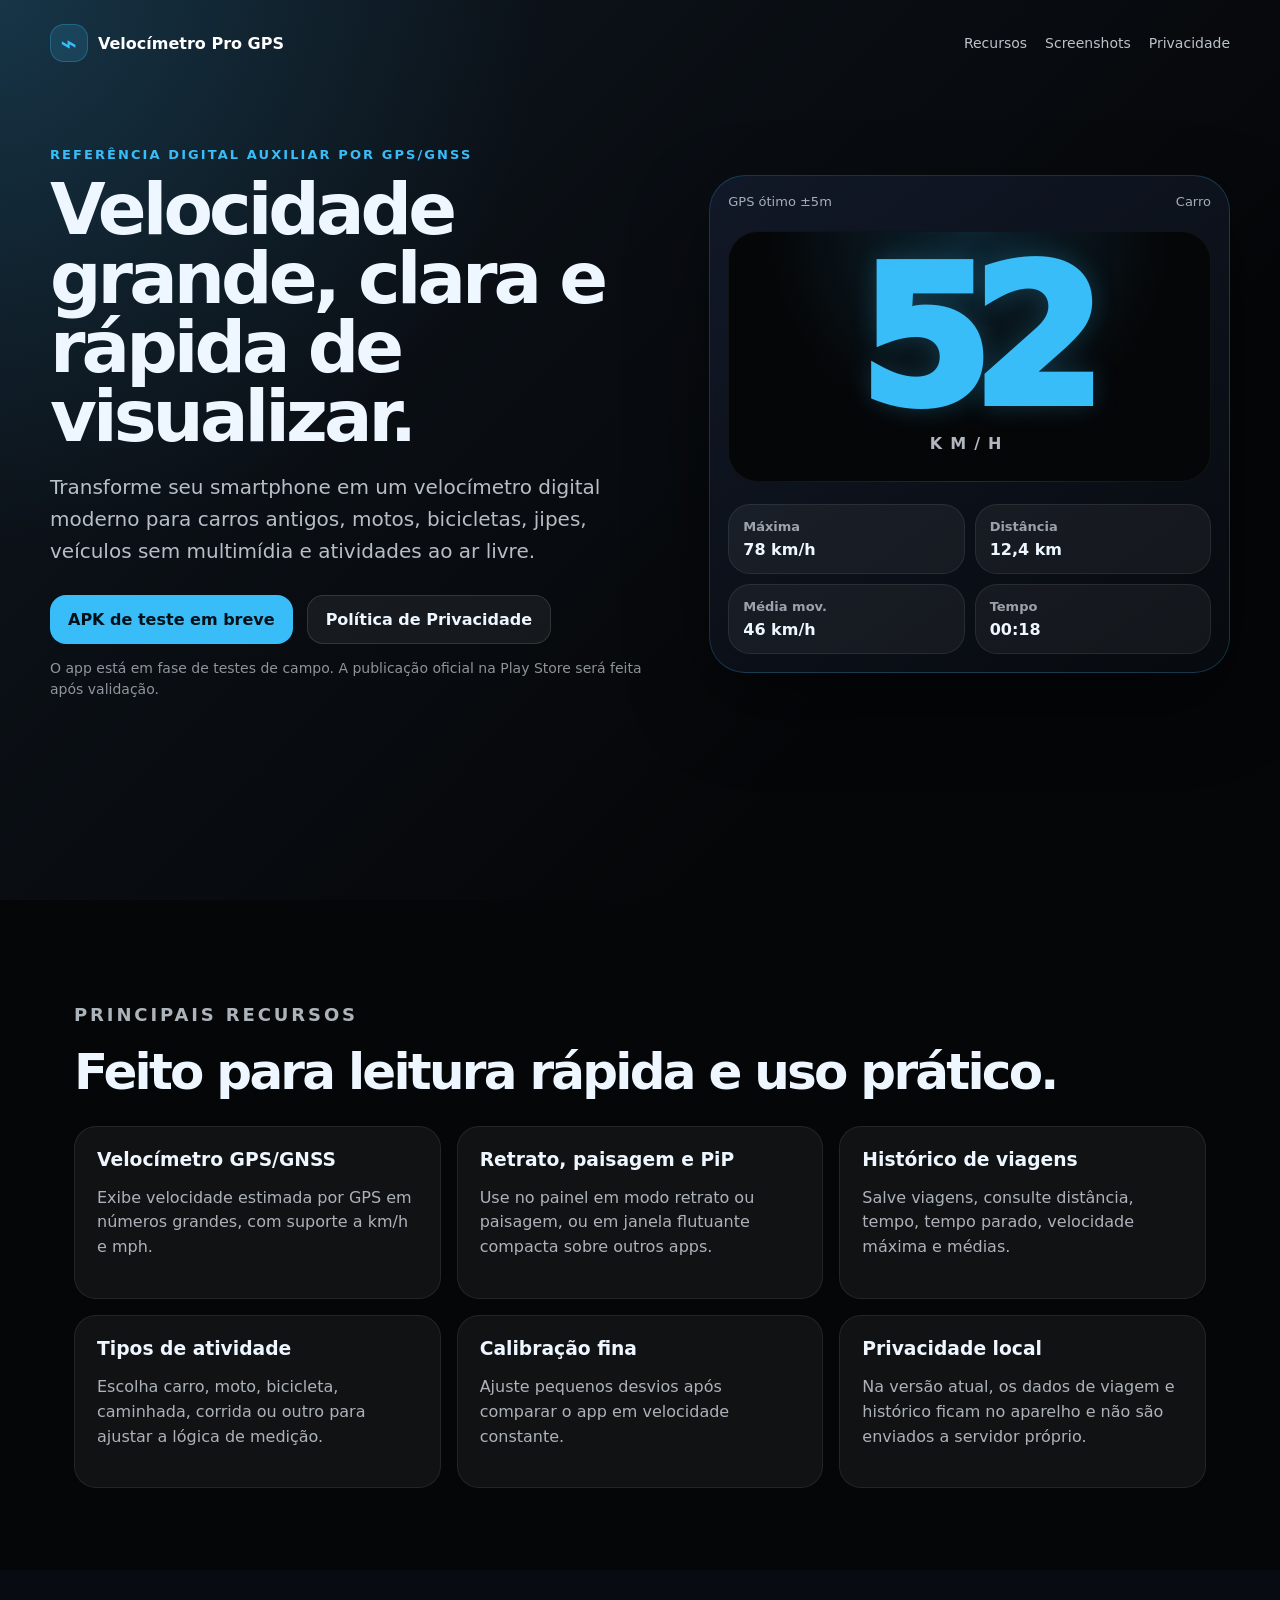
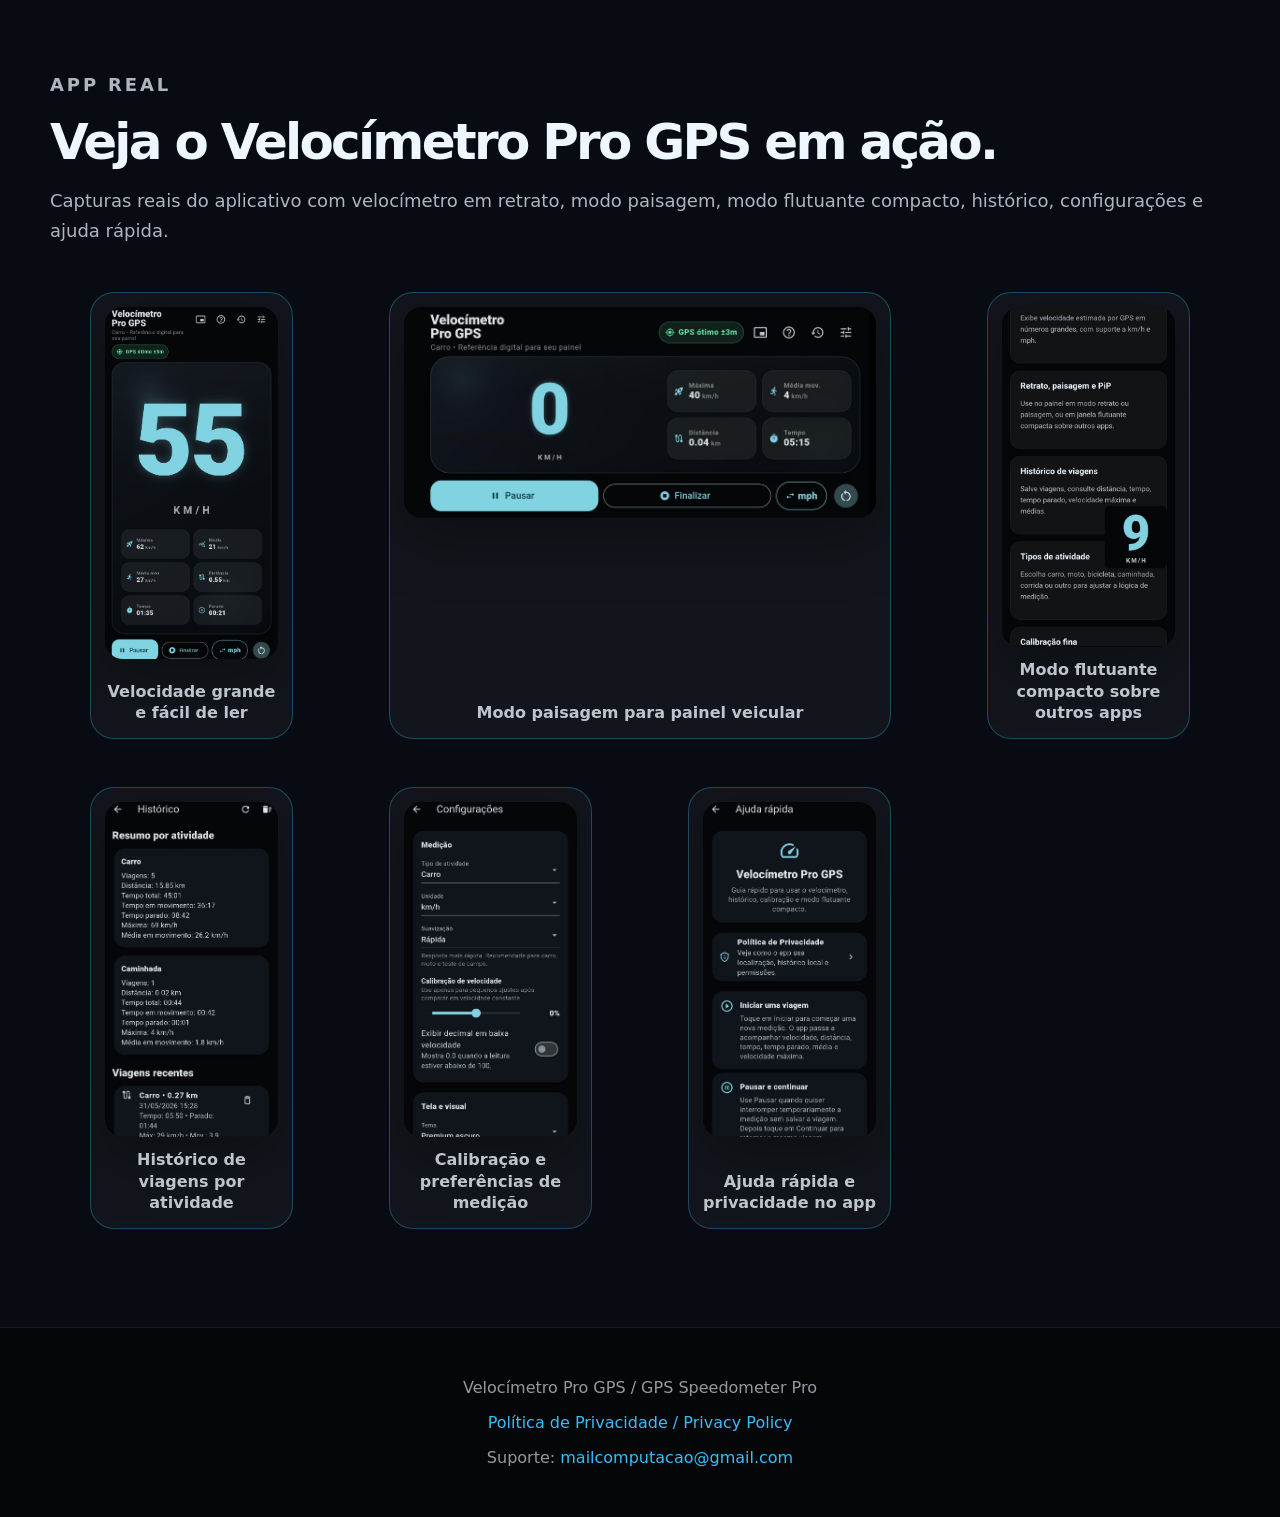
<file: index.html>
<!doctype html>
<html lang="pt-BR">
<head>
  <meta charset="utf-8">
  <meta name="viewport" content="width=device-width, initial-scale=1">
  <title>Velocímetro Pro GPS | GPS Speedometer Pro</title>
  <meta name="description" content="Velocímetro GPS com histórico, modo flutuante compacto, calibração e suporte a km/h e mph.">
  <link rel="stylesheet" href="assets/styles.css">
</head>
<body>
  <header class="hero">
    <nav class="nav">
      <a class="brand" href="./"><span class="brand-icon">⌁</span><span>Velocímetro Pro GPS</span></a>
      <div class="nav-links"><a href="#recursos">Recursos</a><a href="#screenshots">Screenshots</a><a href="privacy.html">Privacidade</a></div>
    </nav>
    <section class="hero-grid">
      <div class="hero-copy">
        <p class="eyebrow">Referência digital auxiliar por GPS/GNSS</p>
        <h1>Velocidade grande, clara e rápida de visualizar.</h1>
        <p class="lead">Transforme seu smartphone em um velocímetro digital moderno para carros antigos, motos, bicicletas, jipes, veículos sem multimídia e atividades ao ar livre.</p>
        <div class="actions"><a class="button primary" href="#download">APK de teste em breve</a><a class="button secondary" href="privacy.html">Política de Privacidade</a></div>
        <p class="note">O app está em fase de testes de campo. A publicação oficial na Play Store será feita após validação.</p>
      </div>
      <div class="phone-card" aria-label="Prévia visual do velocímetro">
        <div class="status-row"><span>GPS ótimo ±5m</span><span>Carro</span></div>
        <div class="speed-panel"><div class="speed">52</div><div class="unit">KM/H</div></div>
        <div class="metrics">
          <div><strong>Máxima</strong><span>78 km/h</span></div><div><strong>Distância</strong><span>12,4 km</span></div><div><strong>Média mov.</strong><span>46 km/h</span></div><div><strong>Tempo</strong><span>00:18</span></div>
        </div>
      </div>
    </section>
  </header>
  <main>
    <section id="recursos" class="section">
      <div class="section-title"><p class="eyebrow">Principais recursos</p><h2>Feito para leitura rápida e uso prático.</h2></div>
      <div class="cards">
        <article class="card"><h3>Velocímetro GPS/GNSS</h3><p>Exibe velocidade estimada por GPS em números grandes, com suporte a km/h e mph.</p></article>
        <article class="card"><h3>Retrato, paisagem e PiP</h3><p>Use no painel em modo retrato ou paisagem, ou em janela flutuante compacta sobre outros apps.</p></article>
        <article class="card"><h3>Histórico de viagens</h3><p>Salve viagens, consulte distância, tempo, tempo parado, velocidade máxima e médias.</p></article>
        <article class="card"><h3>Tipos de atividade</h3><p>Escolha carro, moto, bicicleta, caminhada, corrida ou outro para ajustar a lógica de medição.</p></article>
        <article class="card"><h3>Calibração fina</h3><p>Ajuste pequenos desvios após comparar o app em velocidade constante.</p></article>
        <article class="card"><h3>Privacidade local</h3><p>Na versão atual, os dados de viagem e histórico ficam no aparelho e não são enviados a servidor próprio.</p></article>
      </div>
    </section>
    <section id="screenshots" class="section alt">
      <div class="section-title">
        <p class="eyebrow">App real</p>
        <h2>Veja o Velocímetro Pro GPS em ação.</h2>
        <p>
          Capturas reais do aplicativo com velocímetro em retrato, modo paisagem,
          modo flutuante compacto, histórico, configurações e ajuda rápida.
        </p>
      </div>

      <div class="screenshot-grid real-shots">
        <figure class="shot image-shot">
          <img src="assets/01-principal-retrato.png" alt="Tela principal do Velocímetro Pro GPS em modo retrato">
          <figcaption>Velocidade grande e fácil de ler</figcaption>
        </figure>

        <figure class="shot image-shot wide-shot">
          <img src="assets/02-principal-paisagem.png" alt="Velocímetro Pro GPS em modo paisagem">
          <figcaption>Modo paisagem para painel veicular</figcaption>
        </figure>

        <figure class="shot image-shot">
          <img src="assets/03-pip-compacto.png" alt="Modo flutuante compacto do Velocímetro Pro GPS">
          <figcaption>Modo flutuante compacto sobre outros apps</figcaption>
        </figure>

        <figure class="shot image-shot">
          <img src="assets/04-historico.png" alt="Histórico de viagens do Velocímetro Pro GPS">
          <figcaption>Histórico de viagens por atividade</figcaption>
        </figure>

        <figure class="shot image-shot">
          <img src="assets/05-configuracoes.png" alt="Configurações do Velocímetro Pro GPS">
          <figcaption>Calibração e preferências de medição</figcaption>
        </figure>

        <figure class="shot image-shot">
          <img src="assets/06-ajuda-privacidade.png" alt="Ajuda rápida e privacidade do Velocímetro Pro GPS">
          <figcaption>Ajuda rápida e privacidade no app</figcaption>
        </figure>
      </div>
    </section>
  </main>
  <footer class="footer"><p>Velocímetro Pro GPS / GPS Speedometer Pro</p><p><a href="privacy.html">Política de Privacidade / Privacy Policy</a></p><p>Suporte: <a href="mailto:mailcomputacao@gmail.com">mailcomputacao@gmail.com</a></p></footer>
  <!-- Cloudflare Web Analytics -->
  <script defer src='https://static.cloudflareinsights.com/beacon.min.js' data-cf-beacon='{"token": "2b89982c323a4a968f24332f9c5faef8"}'></script>
  <!-- End Cloudflare Web Analytics -->
</body>
</html>
</file>
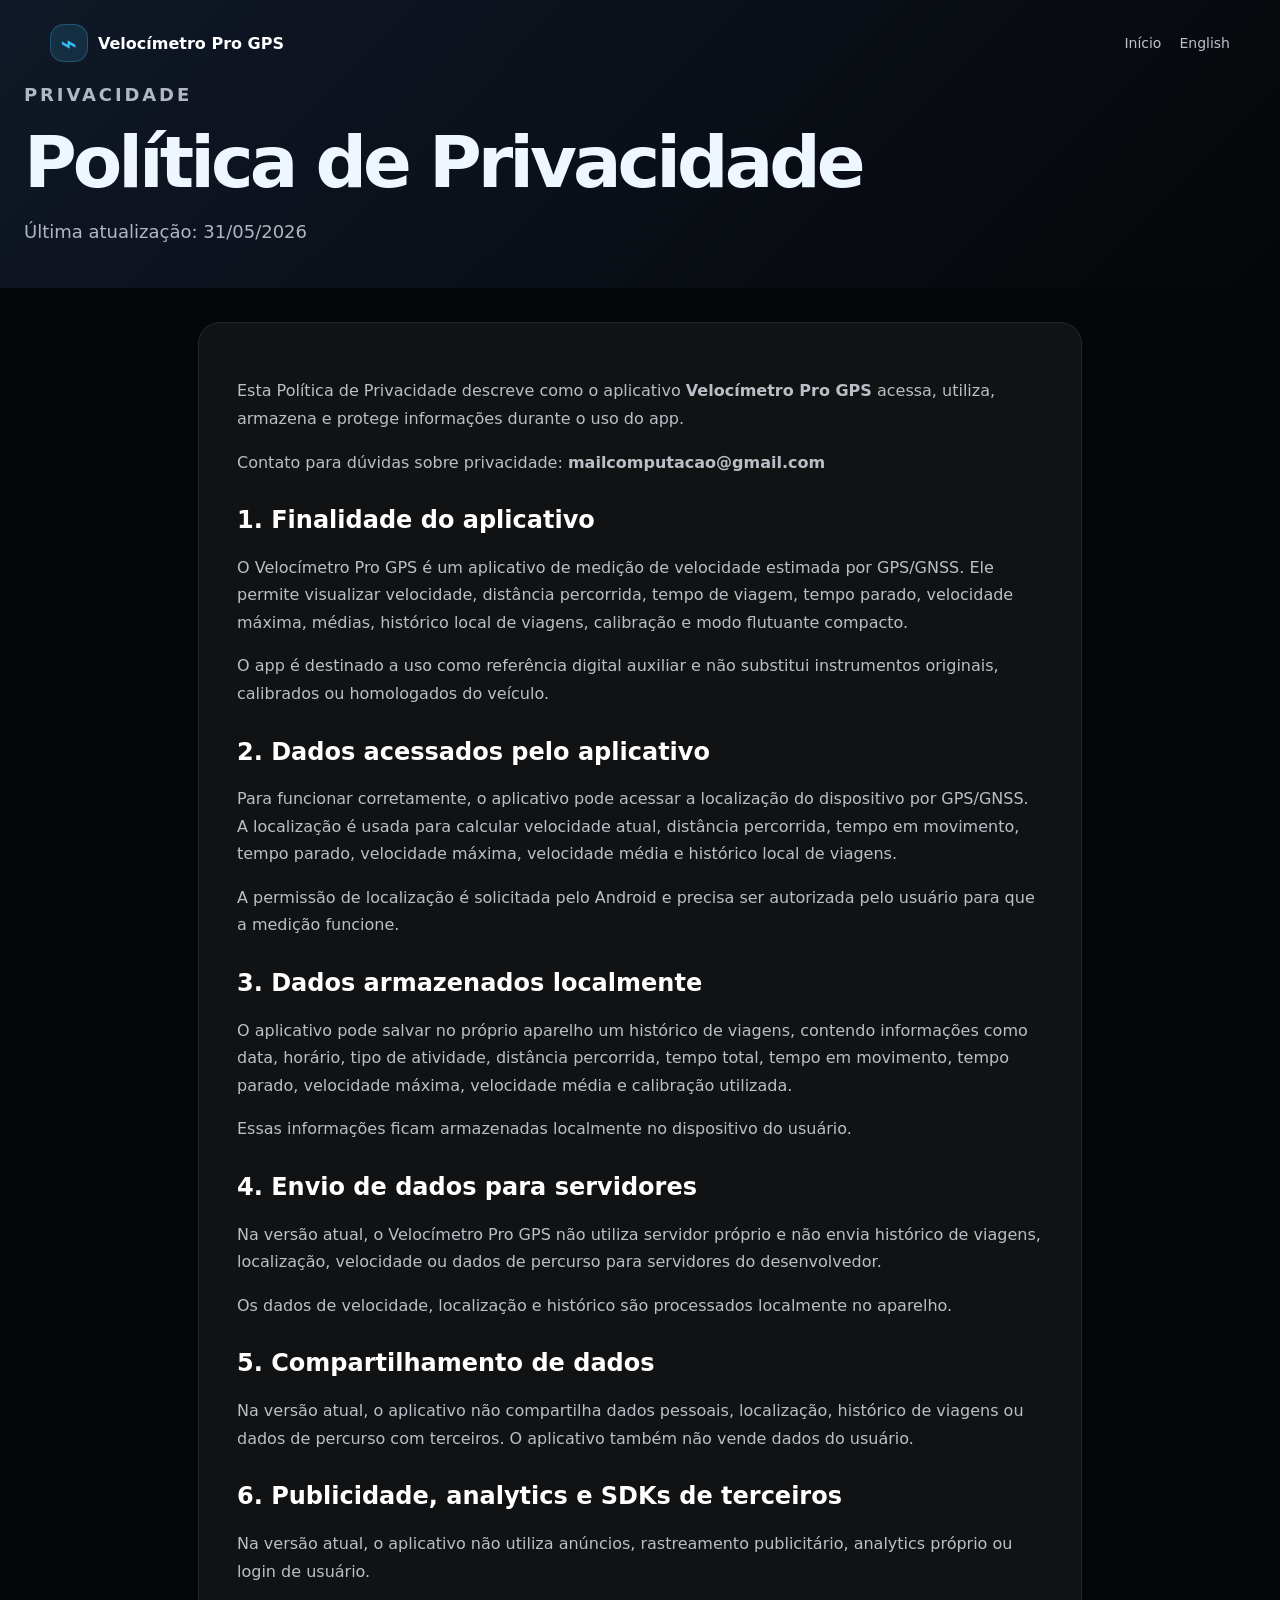
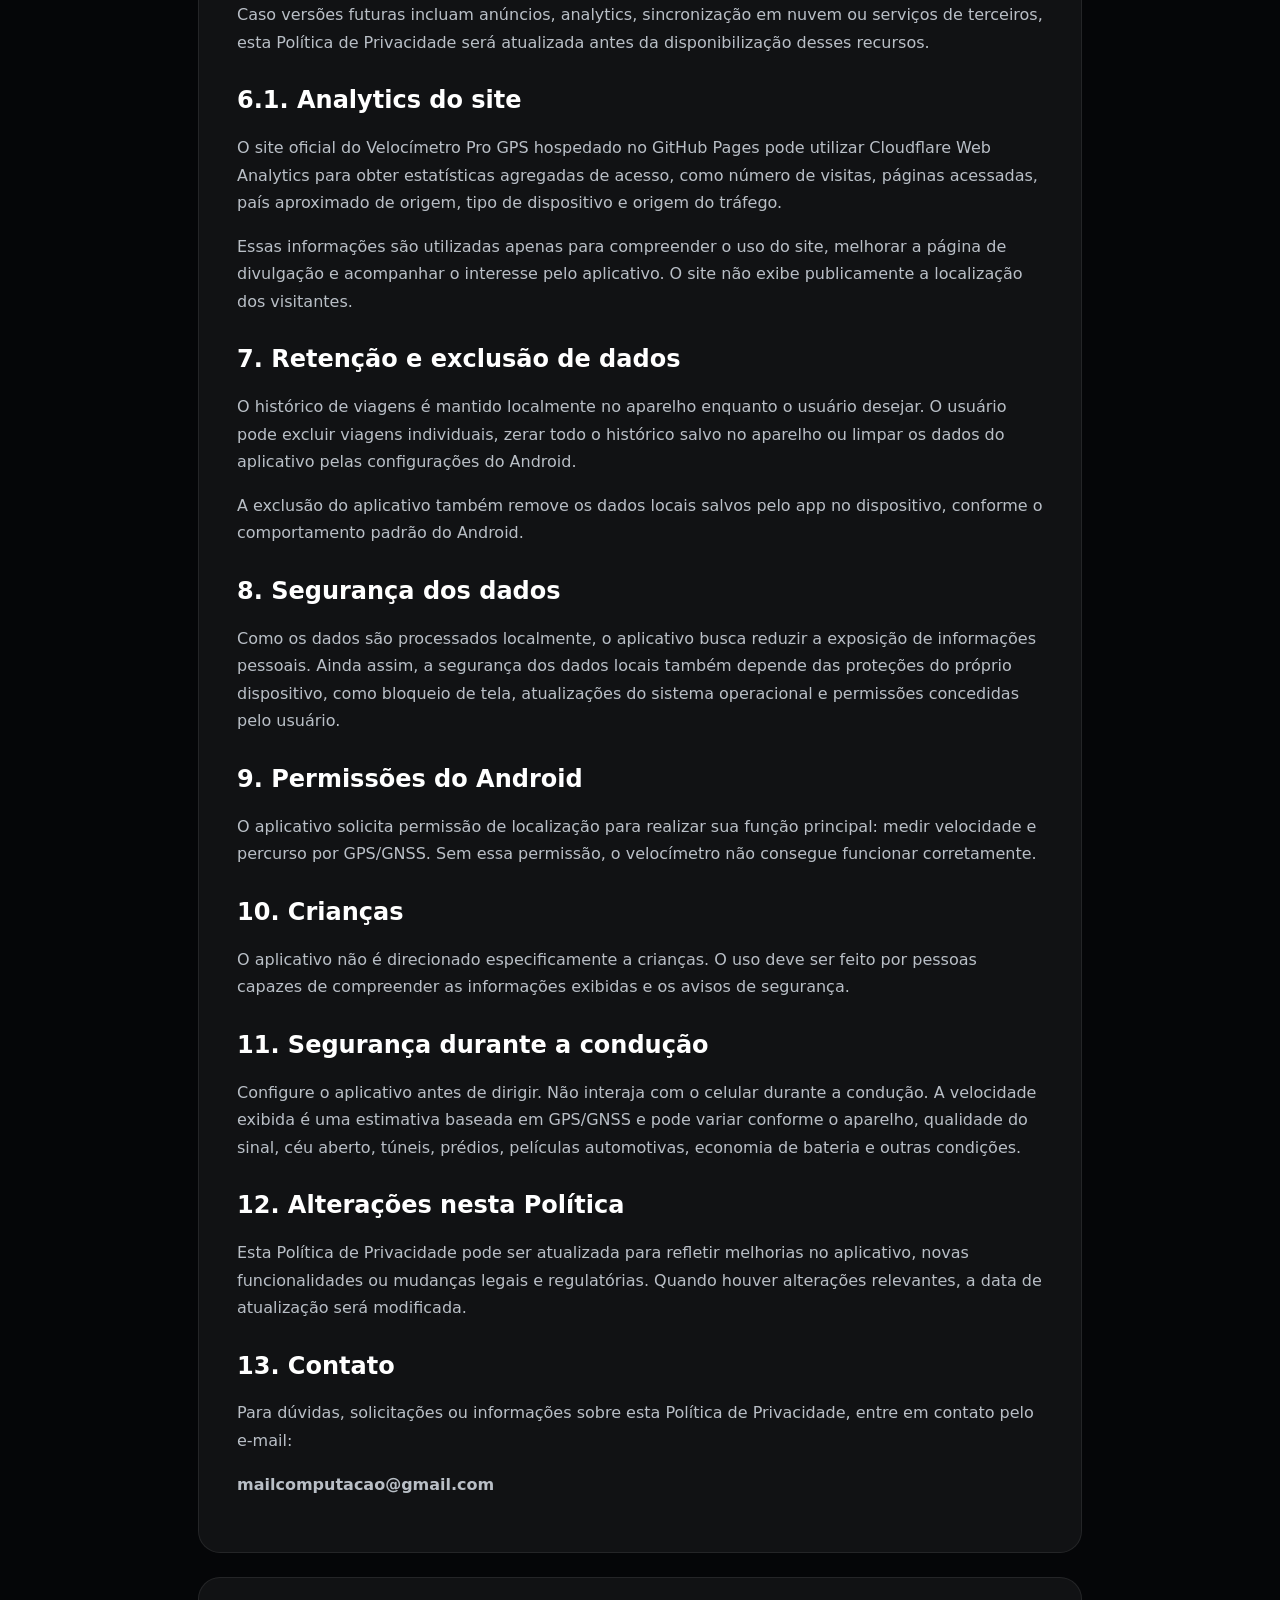
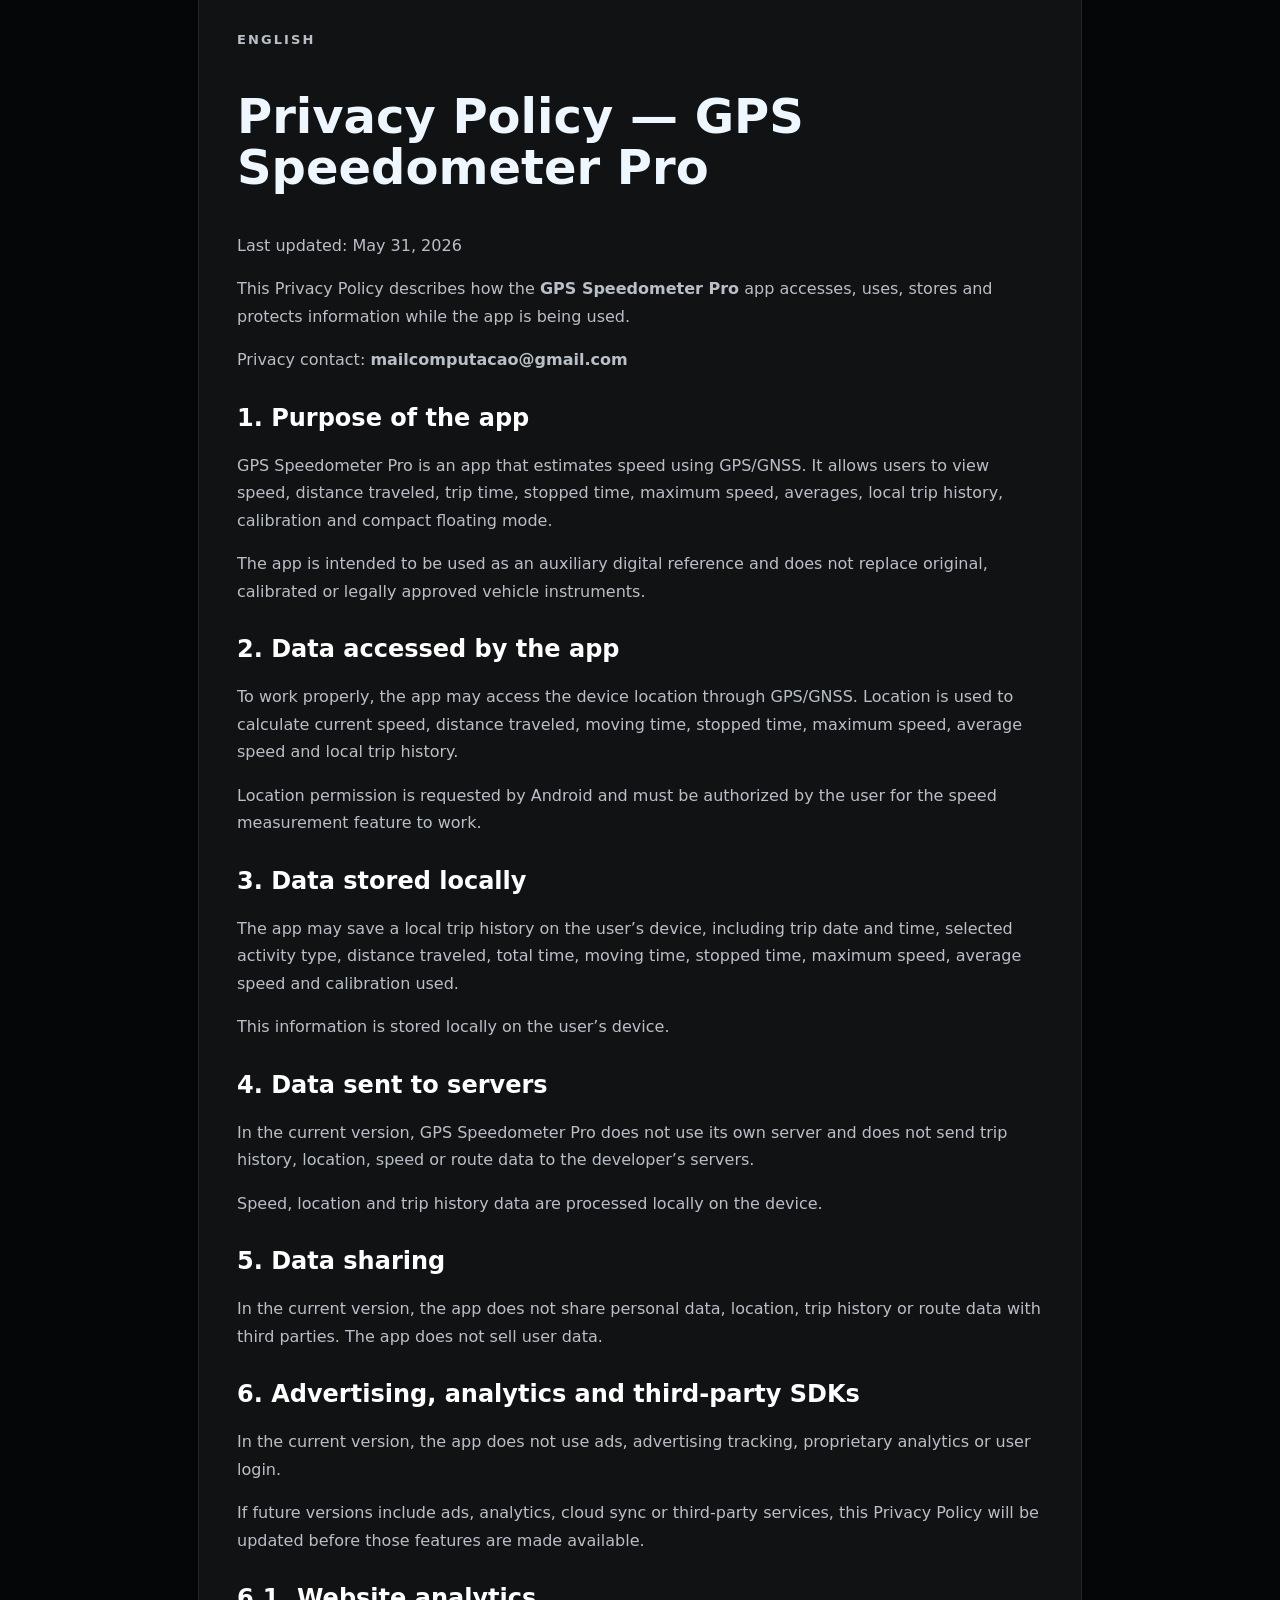
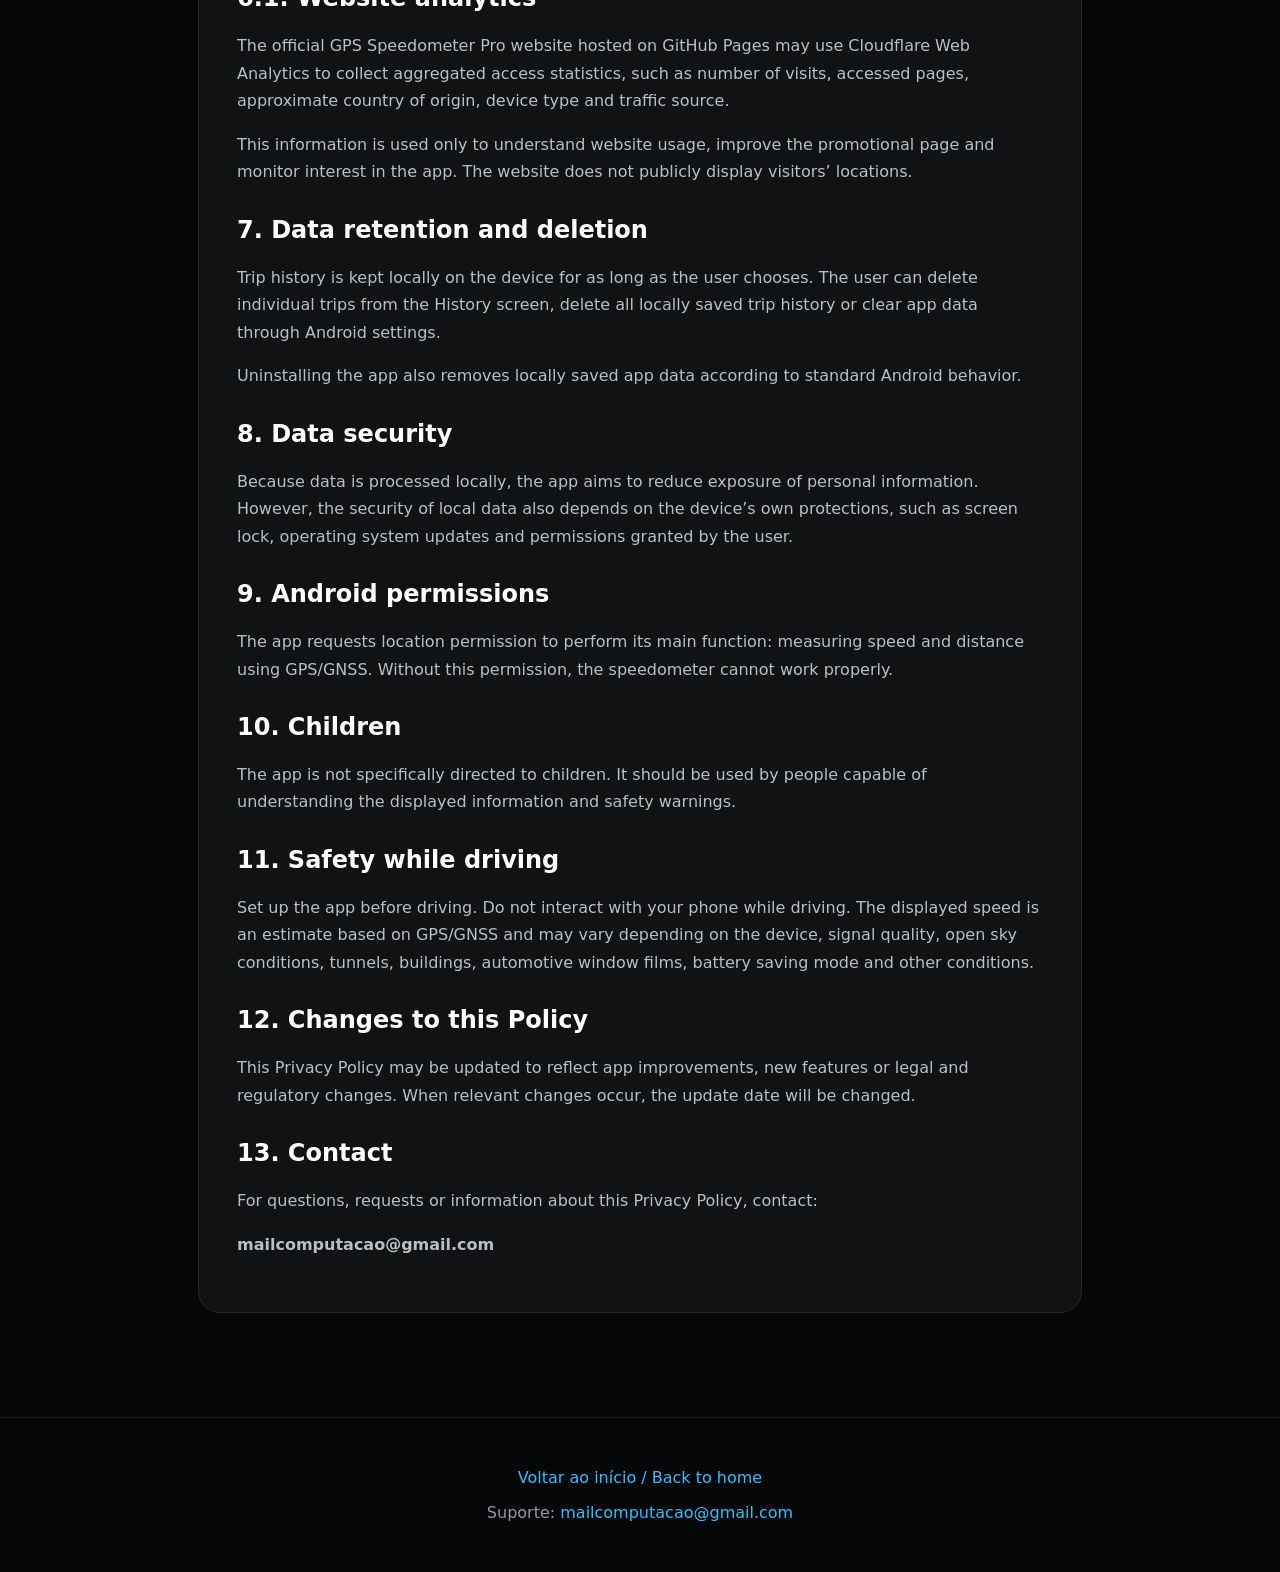
<file: privacy.html>
<!doctype html>
<html lang="pt-BR">
<head>
  <meta charset="utf-8">
  <meta name="viewport" content="width=device-width, initial-scale=1">
  <title>Política de Privacidade | Privacy Policy — Velocímetro Pro GPS</title>
  <meta name="description" content="Política de Privacidade do Velocímetro Pro GPS / GPS Speedometer Pro.">
  <link rel="stylesheet" href="assets/styles.css">
</head>
<body>
  <header class="simple-header">
    <nav class="nav"><a class="brand" href="./"><span class="brand-icon">⌁</span><span>Velocímetro Pro GPS</span></a><div class="nav-links"><a href="./">Início</a><a href="#english">English</a></div></nav>
    <div class="section-title"><p class="eyebrow">Privacidade</p><h1>Política de Privacidade</h1><p>Última atualização: 31/05/2026</p></div>
  </header>
  <main class="policy">
    <section class="policy-card">
      <p>Esta Política de Privacidade descreve como o aplicativo <strong>Velocímetro Pro GPS</strong> acessa, utiliza, armazena e protege informações durante o uso do app.</p>
      <p>Contato para dúvidas sobre privacidade: <strong>mailcomputacao@gmail.com</strong></p>
      <h2>1. Finalidade do aplicativo</h2><p>O Velocímetro Pro GPS é um aplicativo de medição de velocidade estimada por GPS/GNSS. Ele permite visualizar velocidade, distância percorrida, tempo de viagem, tempo parado, velocidade máxima, médias, histórico local de viagens, calibração e modo flutuante compacto.</p><p>O app é destinado a uso como referência digital auxiliar e não substitui instrumentos originais, calibrados ou homologados do veículo.</p>
      <h2>2. Dados acessados pelo aplicativo</h2><p>Para funcionar corretamente, o aplicativo pode acessar a localização do dispositivo por GPS/GNSS. A localização é usada para calcular velocidade atual, distância percorrida, tempo em movimento, tempo parado, velocidade máxima, velocidade média e histórico local de viagens.</p><p>A permissão de localização é solicitada pelo Android e precisa ser autorizada pelo usuário para que a medição funcione.</p>
      <h2>3. Dados armazenados localmente</h2><p>O aplicativo pode salvar no próprio aparelho um histórico de viagens, contendo informações como data, horário, tipo de atividade, distância percorrida, tempo total, tempo em movimento, tempo parado, velocidade máxima, velocidade média e calibração utilizada.</p><p>Essas informações ficam armazenadas localmente no dispositivo do usuário.</p>
      <h2>4. Envio de dados para servidores</h2><p>Na versão atual, o Velocímetro Pro GPS não utiliza servidor próprio e não envia histórico de viagens, localização, velocidade ou dados de percurso para servidores do desenvolvedor.</p><p>Os dados de velocidade, localização e histórico são processados localmente no aparelho.</p>
      <h2>5. Compartilhamento de dados</h2><p>Na versão atual, o aplicativo não compartilha dados pessoais, localização, histórico de viagens ou dados de percurso com terceiros. O aplicativo também não vende dados do usuário.</p>
      <h2>6. Publicidade, analytics e SDKs de terceiros</h2><p>Na versão atual, o aplicativo não utiliza anúncios, rastreamento publicitário, analytics próprio ou login de usuário.</p><p>Caso versões futuras incluam anúncios, analytics, sincronização em nuvem ou serviços de terceiros, esta Política de Privacidade será atualizada antes da disponibilização desses recursos.</p>
      <h2>6.1. Analytics do site</h2>
      <p>O site oficial do Velocímetro Pro GPS hospedado no GitHub Pages pode utilizar Cloudflare Web Analytics para obter estatísticas agregadas de acesso, como número de visitas, páginas acessadas, país aproximado de origem, tipo de dispositivo e origem do tráfego.</p>
      <p>Essas informações são utilizadas apenas para compreender o uso do site, melhorar a página de divulgação e acompanhar o interesse pelo aplicativo. O site não exibe publicamente a localização dos visitantes.</p>
      <h2>7. Retenção e exclusão de dados</h2><p>O histórico de viagens é mantido localmente no aparelho enquanto o usuário desejar. O usuário pode excluir viagens individuais, zerar todo o histórico salvo no aparelho ou limpar os dados do aplicativo pelas configurações do Android.</p><p>A exclusão do aplicativo também remove os dados locais salvos pelo app no dispositivo, conforme o comportamento padrão do Android.</p>
      <h2>8. Segurança dos dados</h2><p>Como os dados são processados localmente, o aplicativo busca reduzir a exposição de informações pessoais. Ainda assim, a segurança dos dados locais também depende das proteções do próprio dispositivo, como bloqueio de tela, atualizações do sistema operacional e permissões concedidas pelo usuário.</p>
      <h2>9. Permissões do Android</h2><p>O aplicativo solicita permissão de localização para realizar sua função principal: medir velocidade e percurso por GPS/GNSS. Sem essa permissão, o velocímetro não consegue funcionar corretamente.</p>
      <h2>10. Crianças</h2><p>O aplicativo não é direcionado especificamente a crianças. O uso deve ser feito por pessoas capazes de compreender as informações exibidas e os avisos de segurança.</p>
      <h2>11. Segurança durante a condução</h2><p>Configure o aplicativo antes de dirigir. Não interaja com o celular durante a condução. A velocidade exibida é uma estimativa baseada em GPS/GNSS e pode variar conforme o aparelho, qualidade do sinal, céu aberto, túneis, prédios, películas automotivas, economia de bateria e outras condições.</p>
      <h2>12. Alterações nesta Política</h2><p>Esta Política de Privacidade pode ser atualizada para refletir melhorias no aplicativo, novas funcionalidades ou mudanças legais e regulatórias. Quando houver alterações relevantes, a data de atualização será modificada.</p>
      <h2>13. Contato</h2><p>Para dúvidas, solicitações ou informações sobre esta Política de Privacidade, entre em contato pelo e-mail:</p><p><strong>mailcomputacao@gmail.com</strong></p>
    </section>
    <section id="english" class="policy-card">
      <p class="eyebrow">English</p><h1>Privacy Policy — GPS Speedometer Pro</h1><p>Last updated: May 31, 2026</p>
      <p>This Privacy Policy describes how the <strong>GPS Speedometer Pro</strong> app accesses, uses, stores and protects information while the app is being used.</p><p>Privacy contact: <strong>mailcomputacao@gmail.com</strong></p>
      <h2>1. Purpose of the app</h2><p>GPS Speedometer Pro is an app that estimates speed using GPS/GNSS. It allows users to view speed, distance traveled, trip time, stopped time, maximum speed, averages, local trip history, calibration and compact floating mode.</p><p>The app is intended to be used as an auxiliary digital reference and does not replace original, calibrated or legally approved vehicle instruments.</p>
      <h2>2. Data accessed by the app</h2><p>To work properly, the app may access the device location through GPS/GNSS. Location is used to calculate current speed, distance traveled, moving time, stopped time, maximum speed, average speed and local trip history.</p><p>Location permission is requested by Android and must be authorized by the user for the speed measurement feature to work.</p>
      <h2>3. Data stored locally</h2><p>The app may save a local trip history on the user’s device, including trip date and time, selected activity type, distance traveled, total time, moving time, stopped time, maximum speed, average speed and calibration used.</p><p>This information is stored locally on the user’s device.</p>
      <h2>4. Data sent to servers</h2><p>In the current version, GPS Speedometer Pro does not use its own server and does not send trip history, location, speed or route data to the developer’s servers.</p><p>Speed, location and trip history data are processed locally on the device.</p>
      <h2>5. Data sharing</h2><p>In the current version, the app does not share personal data, location, trip history or route data with third parties. The app does not sell user data.</p>
      <h2>6. Advertising, analytics and third-party SDKs</h2><p>In the current version, the app does not use ads, advertising tracking, proprietary analytics or user login.</p><p>If future versions include ads, analytics, cloud sync or third-party services, this Privacy Policy will be updated before those features are made available.</p>
      <h2>6.1. Website analytics</h2>
      <p>The official GPS Speedometer Pro website hosted on GitHub Pages may use Cloudflare Web Analytics to collect aggregated access statistics, such as number of visits, accessed pages, approximate country of origin, device type and traffic source.</p>
      <p>This information is used only to understand website usage, improve the promotional page and monitor interest in the app. The website does not publicly display visitors’ locations.</p>
      <h2>7. Data retention and deletion</h2><p>Trip history is kept locally on the device for as long as the user chooses. The user can delete individual trips from the History screen, delete all locally saved trip history or clear app data through Android settings.</p><p>Uninstalling the app also removes locally saved app data according to standard Android behavior.</p>
      <h2>8. Data security</h2><p>Because data is processed locally, the app aims to reduce exposure of personal information. However, the security of local data also depends on the device’s own protections, such as screen lock, operating system updates and permissions granted by the user.</p>
      <h2>9. Android permissions</h2><p>The app requests location permission to perform its main function: measuring speed and distance using GPS/GNSS. Without this permission, the speedometer cannot work properly.</p>
      <h2>10. Children</h2><p>The app is not specifically directed to children. It should be used by people capable of understanding the displayed information and safety warnings.</p>
      <h2>11. Safety while driving</h2><p>Set up the app before driving. Do not interact with your phone while driving. The displayed speed is an estimate based on GPS/GNSS and may vary depending on the device, signal quality, open sky conditions, tunnels, buildings, automotive window films, battery saving mode and other conditions.</p>
      <h2>12. Changes to this Policy</h2><p>This Privacy Policy may be updated to reflect app improvements, new features or legal and regulatory changes. When relevant changes occur, the update date will be changed.</p>
      <h2>13. Contact</h2><p>For questions, requests or information about this Privacy Policy, contact:</p><p><strong>mailcomputacao@gmail.com</strong></p>
    </section>
  </main>
  <footer class="footer"><p><a href="./">Voltar ao início / Back to home</a></p><p>Suporte: <a href="mailto:mailcomputacao@gmail.com">mailcomputacao@gmail.com</a></p></footer>
  <!-- Cloudflare Web Analytics -->
  <script defer src='https://static.cloudflareinsights.com/beacon.min.js' data-cf-beacon='{"token": "2b89982c323a4a968f24332f9c5faef8"}'></script>
  <!-- End Cloudflare Web Analytics -->
</body>
</html>
</file>
<file: assets/styles.css>
*{box-sizing:border-box}html{scroll-behavior:smooth}body{margin:0;font-family:Inter,system-ui,-apple-system,BlinkMacSystemFont,"Segoe UI",sans-serif;background:#050608;color:#eef6ff}a{color:#38bdf8;text-decoration:none}a:hover{text-decoration:underline}.hero{min-height:100vh;padding:24px;background:radial-gradient(circle at top left,rgba(56,189,248,.18),transparent 34rem),linear-gradient(135deg,#0f1720,#050608 72%)}.nav{max-width:1180px;margin:0 auto;display:flex;align-items:center;justify-content:space-between;gap:20px}.brand{display:flex;align-items:center;gap:10px;font-weight:900;color:#fff}.brand-icon{display:grid;place-items:center;width:38px;height:38px;border-radius:14px;background:rgba(56,189,248,.14);color:#38bdf8;border:1px solid rgba(56,189,248,.28);font-size:28px}.nav-links{display:flex;gap:18px;flex-wrap:wrap}.nav-links a{color:rgba(238,246,255,.78);font-size:14px}.hero-grid{max-width:1180px;margin:72px auto 0;display:grid;grid-template-columns:1.08fr .92fr;gap:48px;align-items:center}.eyebrow{color:#38bdf8;text-transform:uppercase;letter-spacing:.16em;font-size:13px;font-weight:900}.hero h1,.section-title h1,.section-title h2{font-size:clamp(38px,6vw,72px);line-height:.96;margin:12px 0 20px;letter-spacing:-.055em}.section-title h2{font-size:clamp(30px,4vw,50px)}.lead{font-size:20px;line-height:1.6;color:rgba(238,246,255,.76);max-width:760px}.actions{display:flex;gap:14px;flex-wrap:wrap;margin-top:28px}.button{display:inline-flex;align-items:center;justify-content:center;padding:14px 18px;border-radius:16px;font-weight:900}.button.primary{background:#38bdf8;color:#031018}.button.secondary{background:rgba(255,255,255,.06);color:#eef6ff;border:1px solid rgba(255,255,255,.12)}.note,.warning{color:rgba(238,246,255,.58);font-size:14px;line-height:1.5}.phone-card{padding:18px;border-radius:36px;background:linear-gradient(145deg,#111827,#070a0e);border:1px solid rgba(56,189,248,.22);box-shadow:0 32px 80px rgba(0,0,0,.45)}.status-row{display:flex;justify-content:space-between;color:rgba(238,246,255,.68);font-size:13px}.speed-panel{margin:22px 0;padding:28px;border-radius:30px;background:radial-gradient(circle at 50% 0,rgba(56,189,248,.16),transparent 58%),#050608;text-align:center;border:1px solid rgba(255,255,255,.05)}.speed{font-size:clamp(110px,18vw,190px);line-height:.85;font-weight:1000;letter-spacing:-.1em;color:#38bdf8;text-shadow:0 0 26px rgba(56,189,248,.22)}.unit{margin-top:12px;letter-spacing:.5em;color:rgba(238,246,255,.74);font-weight:900}.metrics{display:grid;grid-template-columns:1fr 1fr;gap:10px}.metrics div,.card,.download-box,.policy-card{background:rgba(255,255,255,.05);border:1px solid rgba(255,255,255,.08);border-radius:22px}.metrics div{padding:14px}.metrics strong,.metrics span{display:block}.metrics strong{font-size:13px;color:rgba(238,246,255,.62)}.metrics span{font-weight:900;margin-top:6px}.section{max-width:1180px;margin:0 auto;padding:82px 24px}.section.alt{max-width:none;background:#080c12}.section.alt .section-title,.section.alt .screenshot-grid{max-width:1180px;margin-left:auto;margin-right:auto}.section-title p{color:rgba(238,246,255,.72);line-height:1.65;font-size:18px}.cards{display:grid;grid-template-columns:repeat(3,1fr);gap:16px;margin-top:30px}.card{padding:22px}.card h3{margin:0 0 10px}.card p{color:rgba(238,246,255,.7);line-height:1.55}.screenshot-grid{display:grid;grid-template-columns:repeat(4,1fr);gap:16px;margin-top:30px}.shot{min-height:180px;display:grid;place-items:center;text-align:center;padding:18px;border-radius:24px;background:linear-gradient(145deg,rgba(56,189,248,.13),rgba(255,255,255,.04));border:1px dashed rgba(56,189,248,.3);color:rgba(238,246,255,.76);font-weight:900}.download-box{padding:34px}.download-box h2{font-size:36px;margin:0 0 12px}.english{padding-top:28px}.footer{padding:34px 24px;text-align:center;color:rgba(238,246,255,.62);border-top:1px solid rgba(255,255,255,.08)}.simple-header{padding:24px;background:linear-gradient(135deg,#101827,#050608)}.policy{max-width:920px;margin:0 auto;padding:34px 18px 80px}.policy-card{padding:clamp(22px,4vw,38px);margin-bottom:24px}.policy-card h1{font-size:clamp(30px,5vw,48px);line-height:1.05}.policy-card h2{margin-top:30px;color:#fff}.policy-card p,.policy-card li{color:rgba(238,246,255,.76);line-height:1.72}@media(max-width:860px){.nav{align-items:flex-start;flex-direction:column}.hero-grid{grid-template-columns:1fr;margin-top:46px}.cards{grid-template-columns:1fr}.screenshot-grid{grid-template-columns:1fr 1fr}.hero{padding:18px}.section{padding:58px 18px}}@media(max-width:520px){.screenshot-grid{grid-template-columns:1fr}.actions{flex-direction:column}.button{width:100%}.speed{font-size:130px}.unit{letter-spacing:.35em}.metrics{grid-template-columns:1fr}}


.real-shots {
  align-items: stretch;
}

.image-shot {
  display: flex;
  flex-direction: column;
  justify-content: space-between;
  padding: 14px;
  background: rgba(255, 255, 255, 0.045);
  border-style: solid;
  overflow: hidden;
}

.image-shot img {
  width: 100%;
  max-height: 620px;
  object-fit: contain;
  display: block;
  border-radius: 18px;
  background: #050608;
  box-shadow: 0 20px 60px rgba(0, 0, 0, 0.35);
}

.image-shot figcaption {
  margin-top: 12px;
  color: rgba(238, 246, 255, 0.78);
  font-weight: 900;
  line-height: 1.35;
}

.wide-shot {
  grid-column: span 2;
}

.wide-shot img {
  max-height: 360px;
}

@media (max-width: 860px) {
  .wide-shot {
    grid-column: span 1;
  }

  .wide-shot img {
    max-height: 620px;
  }
}
</file>
